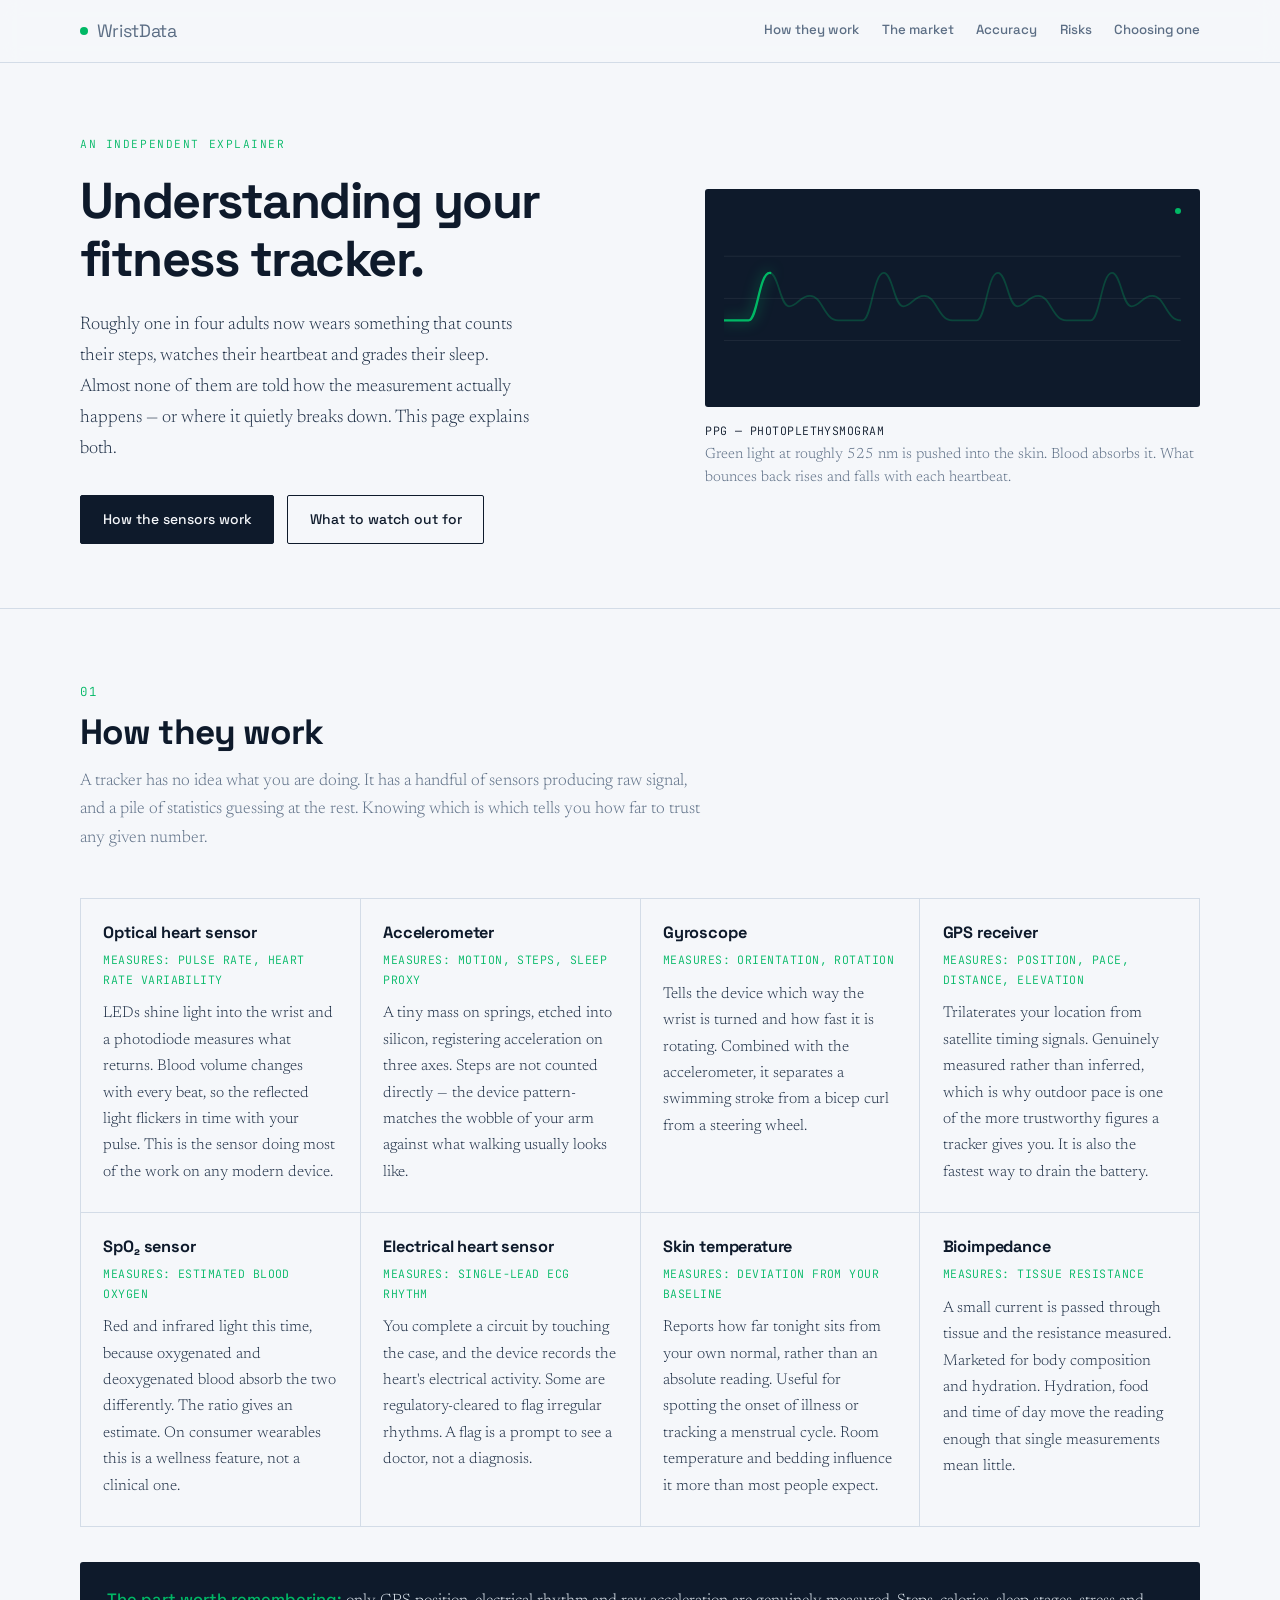
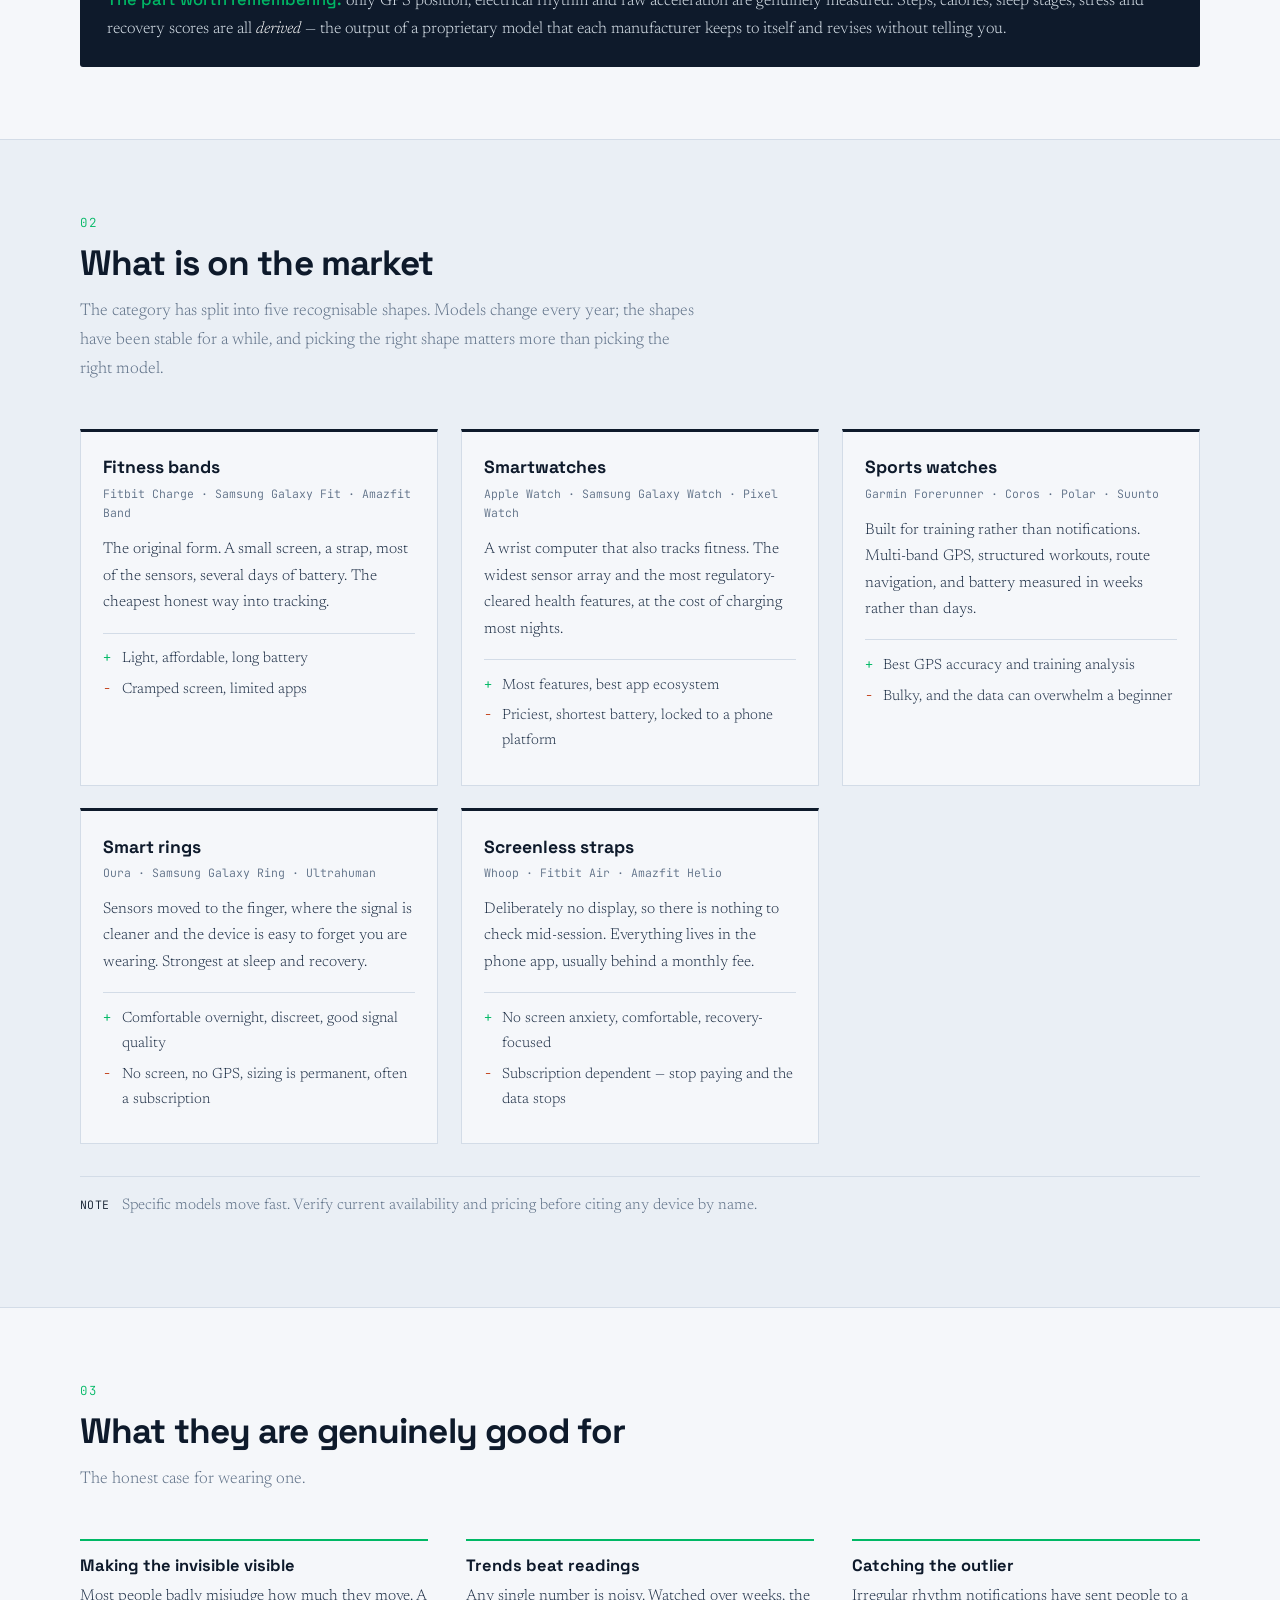
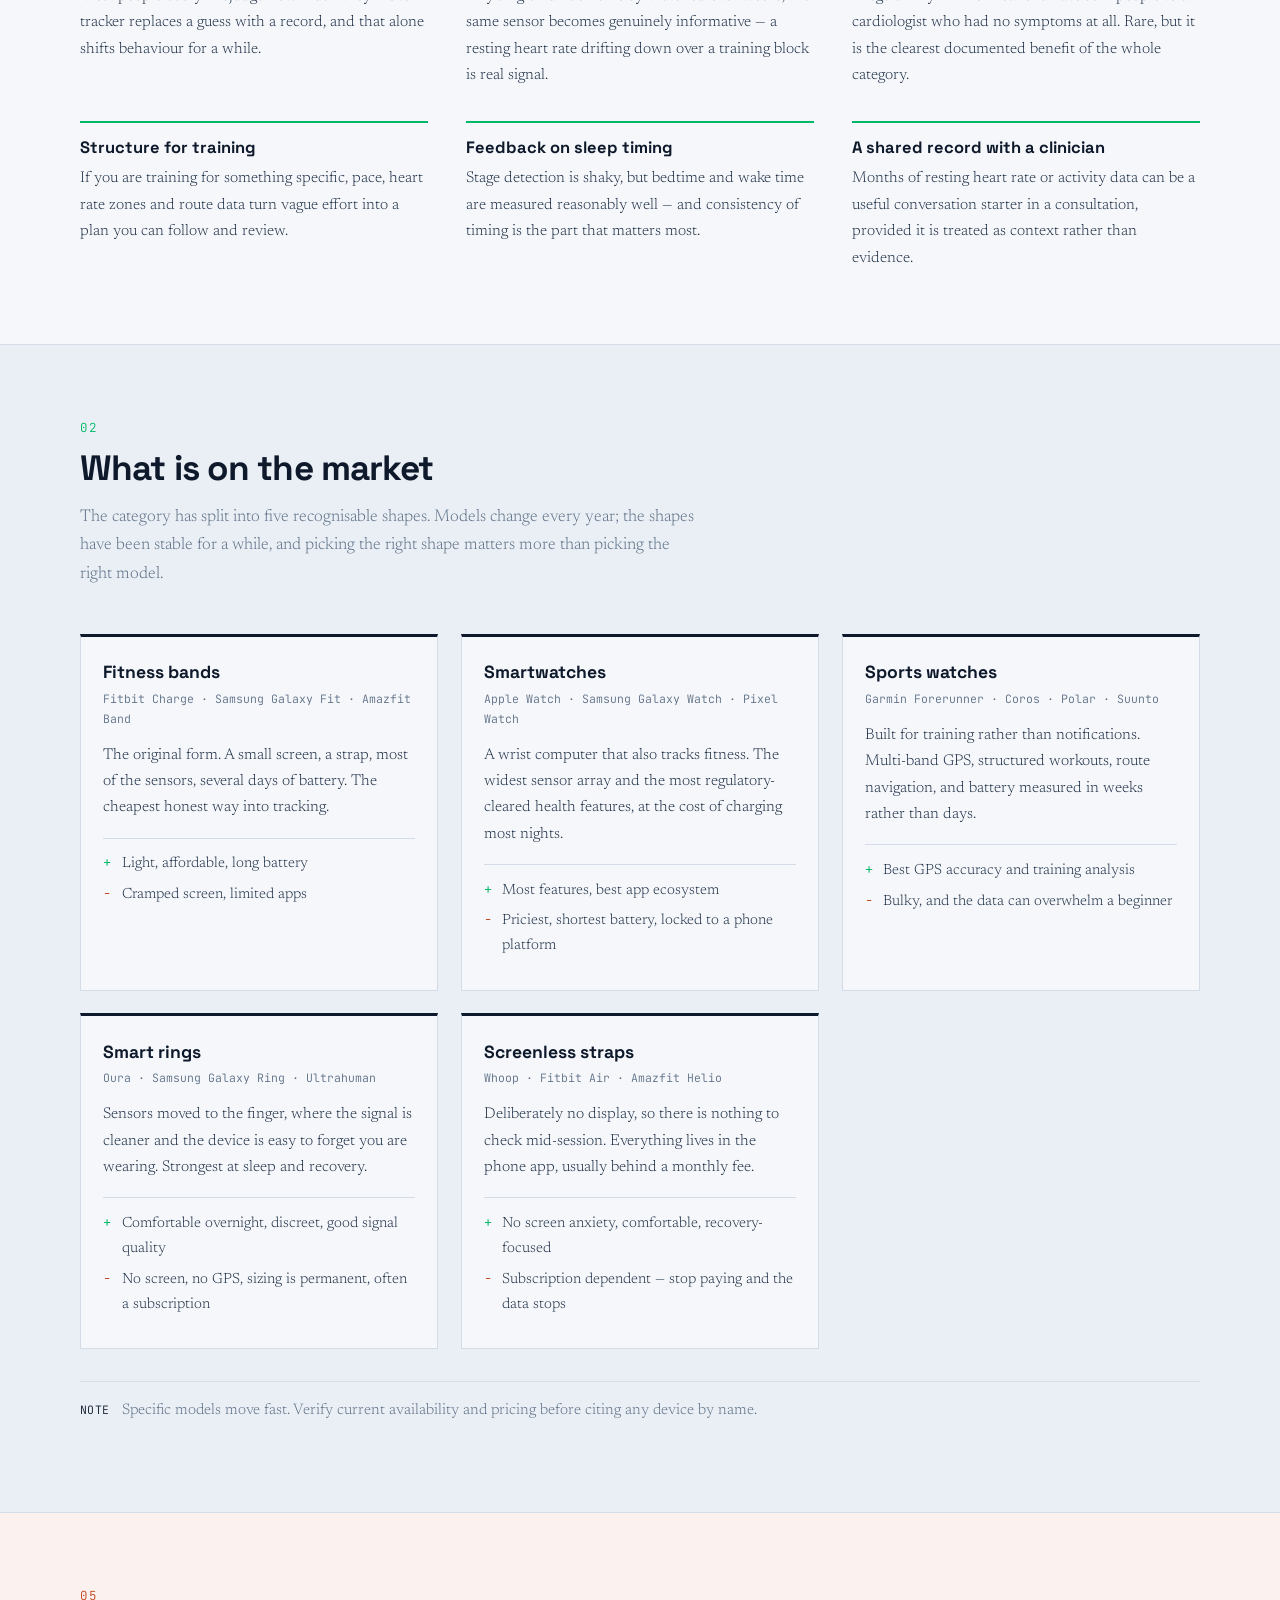
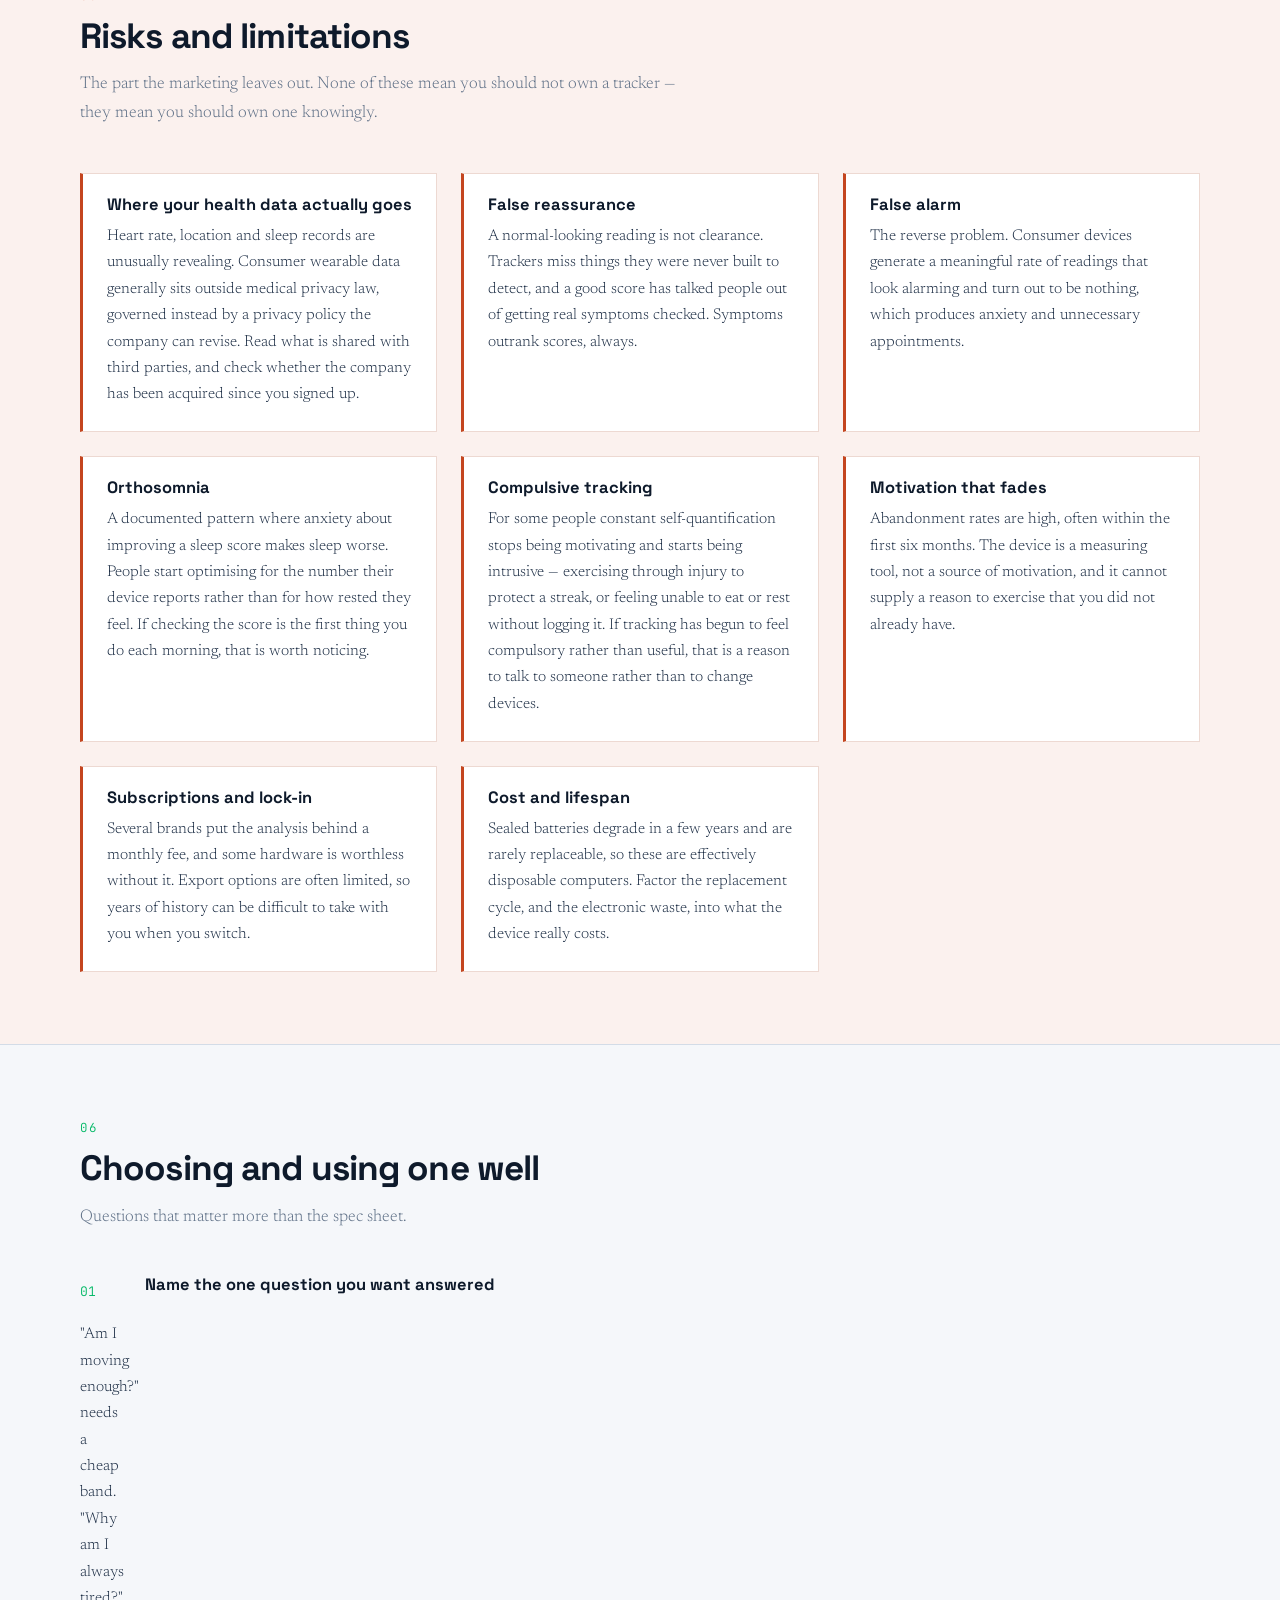
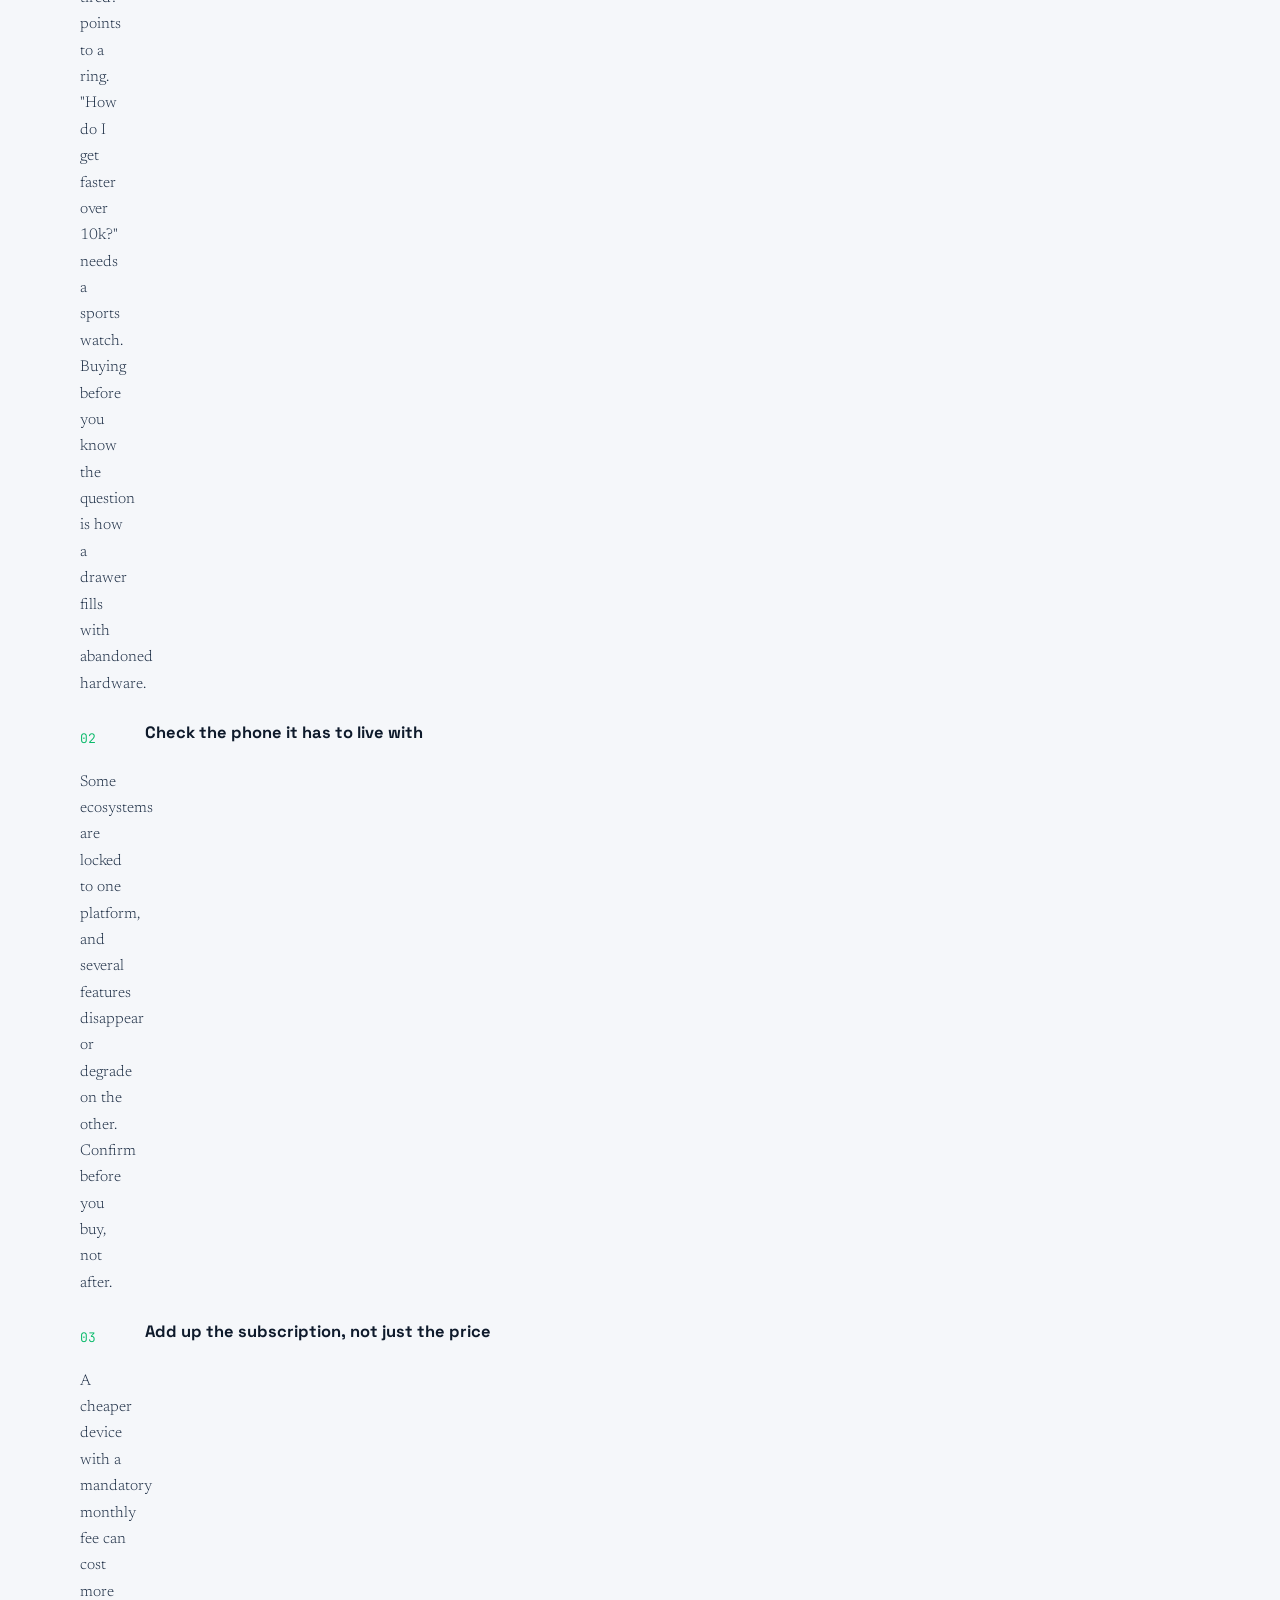
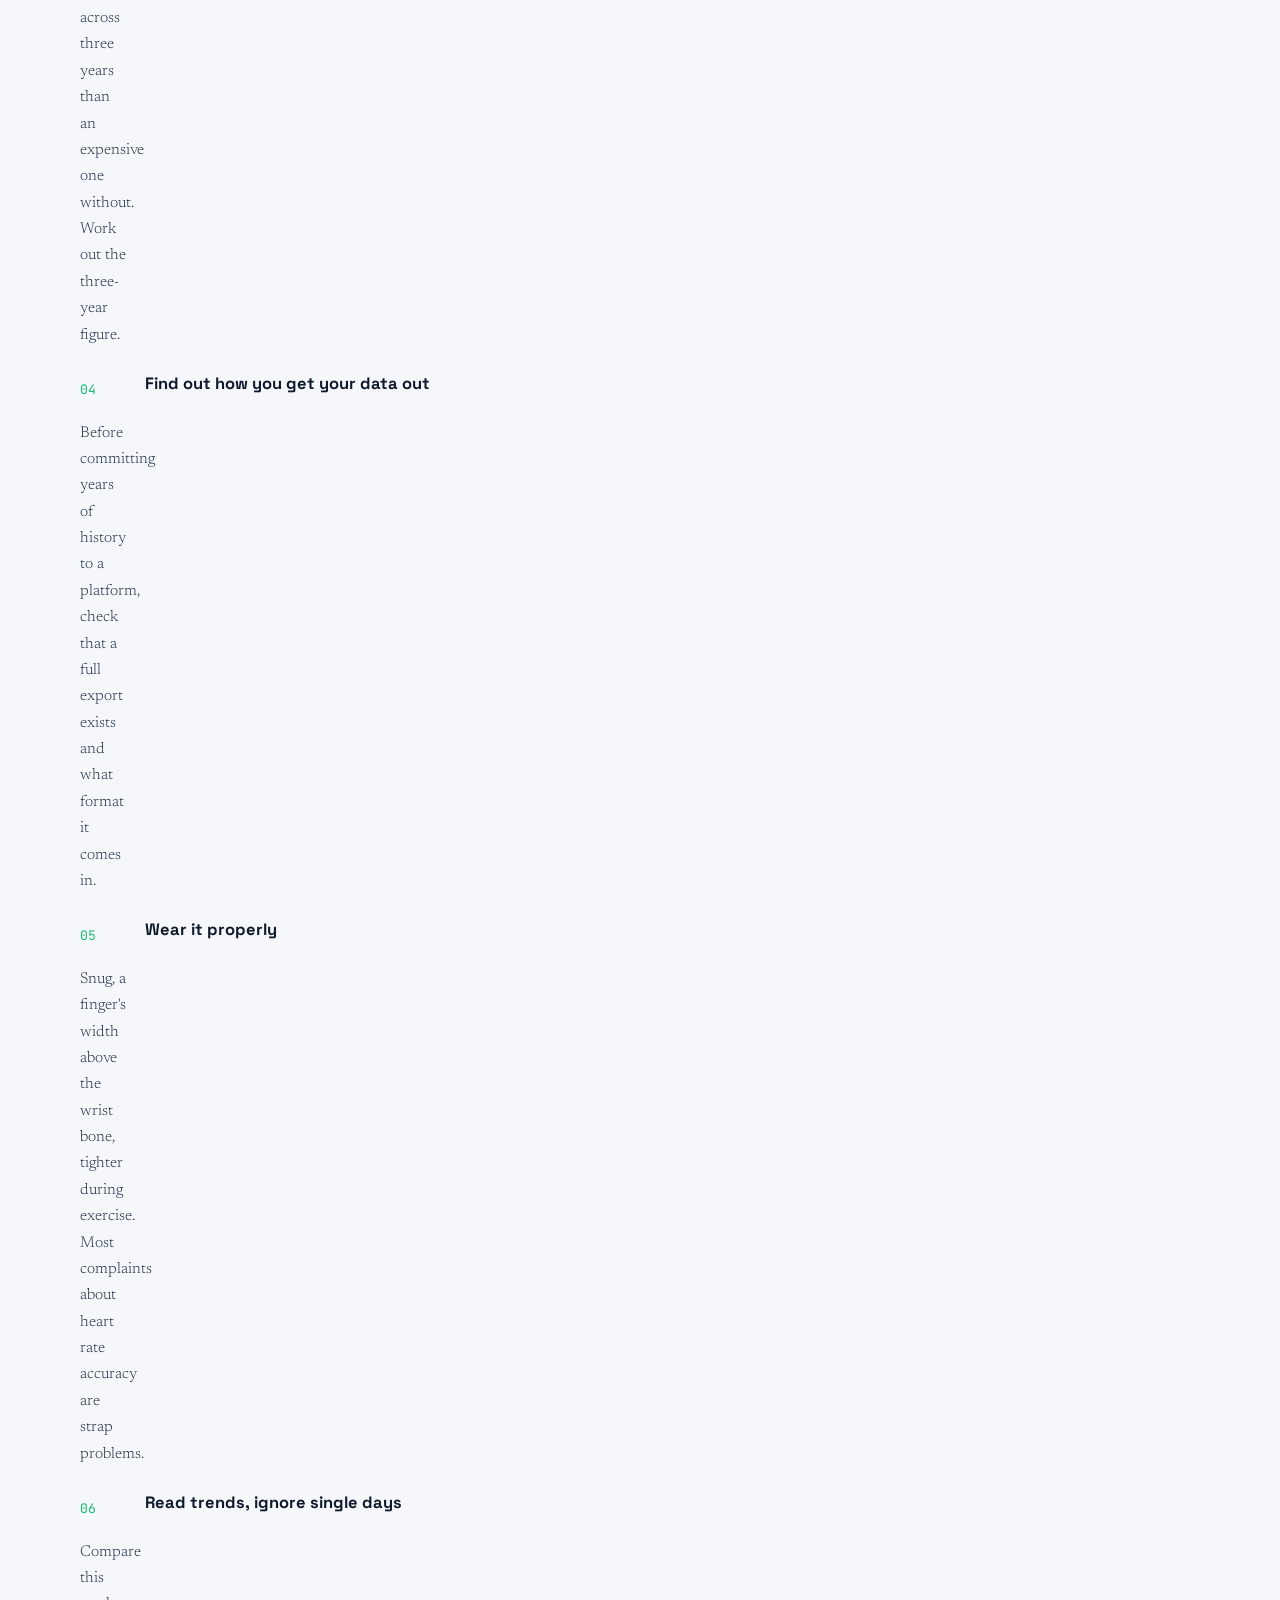
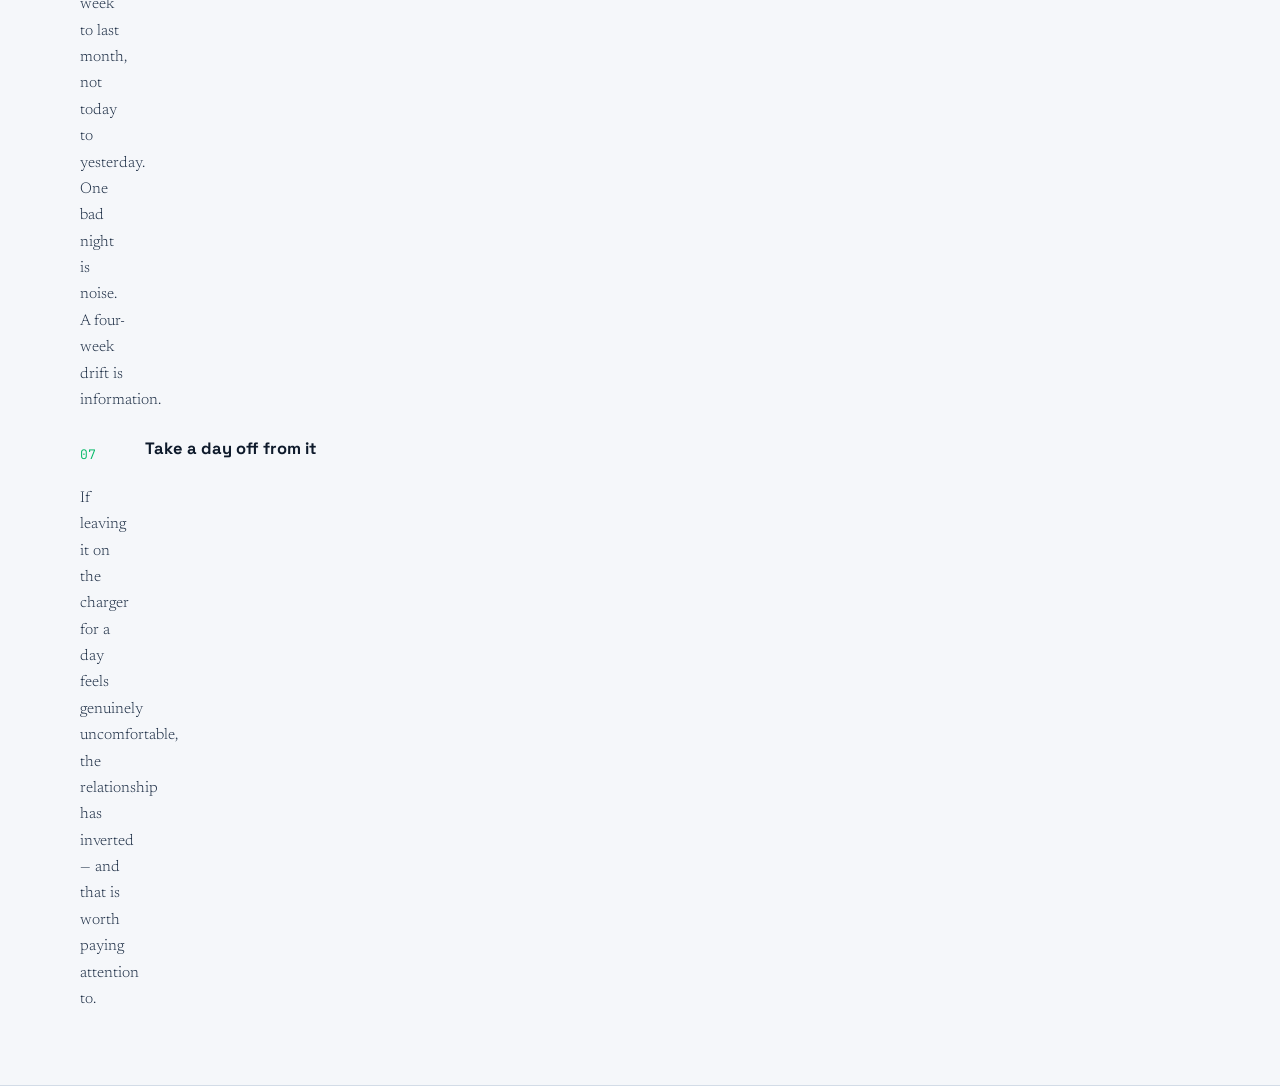
<file: index.html>
<!DOCTYPE html>
<html lang="en">

    <head>
        <meta charset="UTF-8">
        <meta name="viewport" content="width=device-width, initial-scale=1.0">
        <title>WristData</title>
        <link rel="preconnect" href="https://fonts.googleapis.com">
        <link rel="preconnect" href="https://fonts.gstatic.com" crossorigin>
        <link
            href="https://fonts.googleapis.com/css2?family=Space+Grotesk:wght@400;500;700&family=Newsreader:ital,opsz,wght@0,6..72,300;0,6..72,400;0,6..72,500;1,6..72,400&family=JetBrains+Mono:wght@400;500&display=swap"
            rel="stylesheet">

        <link rel="stylesheet" href="styles.css">
    </head>

    <body>
    <a class="skip" href="#main">Skip to content</a>
    
    <!-- ============ HEADER ============ -->
    <header class="site-head">
        <div class="wrap head-inner">
            <a class="wordmark" href="#top">
                <span class="wordmark__pulse" aria-hidden="true"></span><span
                    class="wordmark__txt">Wrist<span>Data</span></span>
            </a>
            <nav class="site-nav" aria-label="Sections">
                <a href="#how">How they work</a>
                <a href="#market">The market</a>
                <a href="#accuracy">Accuracy</a>
                <a href="#risks">Risks</a>
                <a href="#choosing">Choosing one</a>
            </nav>
        </div>
    </header>
    
    <main id="main">
    <section class="hero" id="top">
        <div class="wrap hero__grid">
            <div class="hero__text">
                <p class="eyebrow">An independent explainer</p>
                <h1>Understanding your fitness tracker.</h1>
                <p class="lede">
                    Roughly one in four adults now wears something that counts their steps, watches their
                    heartbeat and grades their sleep. Almost none of them are told how the measurement
                    actually happens &mdash; or where it quietly breaks down. This page explains both.
                </p>
                <div class="hero__actions">
                    <a class="btn btn--primary" href="#how">How the sensors work</a>
                    <a class="btn btn--ghost" href="#risks">What to watch out for</a>
                </div>
            </div>
    
            <figure class="ppg" aria-labelledby="ppg-cap">
                <div class="ppg__frame">
                    <svg viewBox="0 0 520 190" role="img" aria-label="An illustrative photoplethysmography waveform.">
                        <g class="ppg__grid" aria-hidden="true">
                            <line x1="0" y1="47" x2="520" y2="47" />
                            <line x1="0" y1="95" x2="520" y2="95" />
                            <line x1="0" y1="143" x2="520" y2="143" />
                        </g>
                        <path class="ppg__base" fill="none"
                            d="M0,120 L28,120 C38,120 40,66 52,66 C62,66 64,104 74,104 C84,104 86,92 98,92 C112,92 114,120 130,120
                   L158,120 C168,120 170,66 182,66 C192,66 194,104 204,104 C214,104 216,92 228,92 C242,92 244,120 260,120
                   L288,120 C298,120 300,66 312,66 C322,66 324,104 334,104 C344,104 346,92 358,92 C372,92 374,120 390,120
                   L418,120 C428,120 430,66 442,66 C452,66 454,104 464,104 C474,104 476,92 488,92 C502,92 504,120 520,120" />
                        <path class="ppg__trace" fill="none"
                            d="M0,120 L28,120 C38,120 40,66 52,66 C62,66 64,104 74,104 C84,104 86,92 98,92 C112,92 114,120 130,120
                   L158,120 C168,120 170,66 182,66 C192,66 194,104 204,104 C214,104 216,92 228,92 C242,92 244,120 260,120
                   L288,120 C298,120 300,66 312,66 C322,66 324,104 334,104 C344,104 346,92 358,92 C372,92 374,120 390,120
                   L418,120 C428,120 430,66 442,66 C452,66 454,104 464,104 C474,104 476,92 488,92 C502,92 504,120 520,120" />
                    </svg>
                    <span class="ppg__dot" aria-hidden="true"></span>
                </div>
                <figcaption id="ppg-cap">
                    <span class="mono">PPG &mdash; photoplethysmogram</span>
                    Green light at roughly 525&nbsp;nm is pushed into the skin. Blood absorbs it. What
                    bounces back rises and falls with each heartbeat.
                </figcaption>
            </figure>
        </div>
    </section>
    <!-- ============ 01 HOW THEY WORK ============ -->
    <section class="band" id="how">
        <div class="wrap">
            <header class="sec-head">
                <span class="sec-num mono">01</span>
                <h2>How they work</h2>
                <p>
                    A tracker has no idea what you are doing. It has a handful of sensors producing raw
                    signal, and a pile of statistics guessing at the rest. Knowing which is which tells you
                    how far to trust any given number.
                </p>
            </header>
            <div class="sensors">
                <article class="sensor">
                    <h3>Optical heart sensor</h3>
                    <p class="sensor__what mono">Measures: pulse rate, heart rate variability</p>
                    <p>
                        LEDs shine light into the wrist and a photodiode measures what returns. Blood volume
                        changes with every beat, so the reflected light flickers in time with your pulse. This
                        is the sensor doing most of the work on any modern device.
                    </p>
                </article>
                <article class="sensor">
                    <h3>Accelerometer</h3>
                    <p class="sensor__what mono">Measures: motion, steps, sleep proxy</p>
                    <p>
                        A tiny mass on springs, etched into silicon, registering acceleration on three axes.
                        Steps are not counted directly &mdash; the device pattern-matches the wobble of your
                        arm against what walking usually looks like.
                    </p>
                </article>
                <article class="sensor">
                    <h3>Gyroscope</h3>
                    <p class="sensor__what mono">Measures: orientation, rotation</p>
                    <p>
                        Tells the device which way the wrist is turned and how fast it is rotating. Combined
                        with the accelerometer, it separates a swimming stroke from a bicep curl from a
                        steering wheel.
                    </p>
                </article>
                <article class="sensor">
                    <h3>GPS receiver</h3>
                    <p class="sensor__what mono">Measures: position, pace, distance, elevation</p>
                    <p>
                        Trilaterates your location from satellite timing signals. Genuinely measured rather
                        than inferred, which is why outdoor pace is one of the more trustworthy figures a
                        tracker gives you. It is also the fastest way to drain the battery.
                    </p>
                </article>
                <article class="sensor">
                    <h3>SpO&#8322; sensor</h3>
                    <p class="sensor__what mono">Measures: estimated blood oxygen</p>
                    <p>
                        Red and infrared light this time, because oxygenated and deoxygenated blood absorb the
                        two differently. The ratio gives an estimate. On consumer wearables this is a wellness
                        feature, not a clinical one.
                    </p>
                </article>
                <article class="sensor">
                    <h3>Electrical heart sensor</h3>
                    <p class="sensor__what mono">Measures: single-lead ECG rhythm</p>
                    <p>
                        You complete a circuit by touching the case, and the device records the heart's
                        electrical activity. Some are regulatory-cleared to flag irregular rhythms. A flag is a
                        prompt to see a doctor, not a diagnosis.
                    </p>
                </article>
                <article class="sensor">
                    <h3>Skin temperature</h3>
                    <p class="sensor__what mono">Measures: deviation from your baseline</p>
                    <p>
                        Reports how far tonight sits from your own normal, rather than an absolute reading.
                        Useful for spotting the onset of illness or tracking a menstrual cycle. Room
                        temperature and bedding influence it more than most people expect.
                    </p>
                </article>
                <article class="sensor">
                    <h3>Bioimpedance</h3>
                    <p class="sensor__what mono">Measures: tissue resistance</p>
                    <p>
                        A small current is passed through tissue and the resistance measured. Marketed for body
                        composition and hydration. Hydration, food and time of day move the reading enough that
                        single measurements mean little.
                    </p>
                </article>
            </div>
            <aside class="callout">
                <p>
                    <strong>The part worth remembering:</strong> only GPS position, electrical rhythm and raw
                    acceleration are genuinely measured. Steps, calories, sleep stages, stress and recovery
                    scores are all <em>derived</em> &mdash; the output of a proprietary model that each
                    manufacturer keeps to itself and revises without telling you.
                </p>
            </aside>
        </div>
    </section>
        <!-- feat/10- CATEGORIES GOES HERE MONA! -->

        <section class="band band--alt" id="market">
            <div class="wrap">
                <header class="sec-head">
                    <span class="sec-num mono">02</span>
                    <h2>What is on the market</h2>
                    <p>
                        The category has split into five recognisable shapes. Models change every year; the
                        shapes have been stable for a while, and picking the right shape matters more than
                        picking the right model.
                    </p>
                </header>
                <div class="cats">
                    <article class="cat">
                        <h3>Fitness bands</h3>
                        <p class="cat__eg mono">Fitbit Charge &middot; Samsung Galaxy Fit &middot; Amazfit
                            Band</p>
                        <p>
                            The original form. A small screen, a strap, most of the sensors, several days of
                            battery. The cheapest honest way into tracking.
                        </p>
                        <ul>
                            <li><span class="mono">+</span> Light, affordable, long battery</li>
                            <li><span class="mono">&minus;</span> Cramped screen, limited apps</li>
                        </ul>
                    </article>
                    <article class="cat">
                        <h3>Smartwatches</h3>
                        <p class="cat__eg mono">Apple Watch &middot; Samsung Galaxy Watch &middot; Pixel
                            Watch</p>
                        <p>
                            A wrist computer that also tracks fitness. The widest sensor array and the most
                            regulatory-cleared health features, at the cost of charging most nights.
                        </p>
                        <ul>
                            <li><span class="mono">+</span> Most features, best app ecosystem</li>
                            <li><span class="mono">&minus;</span> Priciest, shortest battery, locked to a phone
                                platform</li>
                        </ul>
                    </article>
                    <article class="cat">
                        <h3>Sports watches</h3>
                        <p class="cat__eg mono">Garmin Forerunner &middot; Coros &middot; Polar &middot;
                            Suunto</p>
                        <p>
                            Built for training rather than notifications. Multi-band GPS, structured workouts,
                            route navigation, and battery measured in weeks rather than days.
                        </p>
                        <ul>
                            <li><span class="mono">+</span> Best GPS accuracy and training analysis</li>
                            <li><span class="mono">&minus;</span> Bulky, and the data can overwhelm a beginner</li>
                        </ul>
                    </article>
                    <article class="cat">
                        <h3>Smart rings</h3>
                        <p class="cat__eg mono">Oura &middot; Samsung Galaxy Ring &middot; Ultrahuman</p>
                        <p>
                            Sensors moved to the finger, where the signal is cleaner and the device is easy to
                            forget you are wearing. Strongest at sleep and recovery.
                        </p>
                        <ul>
                            <li><span class="mono">+</span> Comfortable overnight, discreet, good signal
                                quality</li>
                            <li><span class="mono">&minus;</span> No screen, no GPS, sizing is permanent, often a
                                subscription</li>
                        </ul>
                    </article>
                    <article class="cat">
                        <h3>Screenless straps</h3>
                        <p class="cat__eg mono">Whoop &middot; Fitbit Air &middot; Amazfit Helio</p>
                        <p>
                            Deliberately no display, so there is nothing to check mid-session. Everything lives in
                            the phone app, usually behind a monthly fee.
                        </p>
                        <ul>
                            <li><span class="mono">+</span> No screen anxiety, comfortable, recovery-focused</li>
                            <li><span class="mono">&minus;</span> Subscription dependent &mdash; stop paying and
                                the data stops</li>
                        </ul>
                    </article>
                </div>
                <p class="note">
                    <span class="mono">Note</span>
                    Specific models move fast. Verify current availability and pricing before citing any device
                    by name.
                </p>
            </div>
        </section>
        <!-- ============ 03 ADVANTAGES ============ -->
        <section class="band" id="value">
            <div class="wrap">
                <header class="sec-head">
                    <span class="sec-num mono">03</span>
                    <h2>What they are genuinely good for</h2>
                    <p>The honest case for wearing one.</p>
                </header>
                <div class="cols">
                    <article class="col">
                        <h3>Making the invisible visible</h3>
                        <p>
                            Most people badly misjudge how much they move. A tracker replaces a guess with a
                            record, and that alone shifts behaviour for a while.
                        </p>
                    </article>
                    <article class="col">
                        <h3>Trends beat readings</h3>
                        <p>
                            Any single number is noisy. Watched over weeks, the same sensor becomes genuinely
                            informative &mdash; a resting heart rate drifting down over a training block is real
                            signal.
                        </p>
                    </article>
                    <article class="col">
                        <h3>Catching the outlier</h3>
                        <p>
                            Irregular rhythm notifications have sent people to a cardiologist who had no symptoms
                            at all. Rare, but it is the clearest documented benefit of the whole category.
                        </p>
                    </article>
                    <article class="col">
                        <h3>Structure for training</h3>
                        <p>
                            If you are training for something specific, pace, heart rate zones and route data turn
                            vague effort into a plan you can follow and review.
                        </p>
                    </article>
                    <article class="col">
                        <h3>Feedback on sleep timing</h3>
                        <p>
                            Stage detection is shaky, but bedtime and wake time are measured reasonably well
                            &mdash;
                            and consistency of timing is the part that matters most.
                        </p>
                    </article>
                    <article class="col">
                        <h3>A shared record with a clinician</h3>
                        <p>
                            Months of resting heart rate or activity data can be a useful conversation starter in a
                            consultation, provided it is treated as context rather than evidence.
                        </p>
                    </article>
                </div>
            </div>
        </section>
        <!-- ============ 04 ACCURACY CODE  GOES HERE(MONA) ============ -->
        <!-- ======================== -->
        <!-- ======================== -->
        <section class="band band--alt" id="market">
            <div class="wrap">
                <header class="sec-head">
                    <span class="sec-num mono">02</span>
                    <h2>What is on the market</h2>
                    <p>
                        The category has split into five recognisable shapes. Models change every year; the
                        shapes have been stable for a while, and picking the right shape matters more than
                        picking the right model.
                    </p>
                </header>
                <div class="cats">
                    <article class="cat">
                        <h3>Fitness bands</h3>
                        <p class="cat__eg mono">Fitbit Charge &middot; Samsung Galaxy Fit &middot; Amazfit
                            Band</p>
                        <p>
                            The original form. A small screen, a strap, most of the sensors, several days of
                            battery. The cheapest honest way into tracking.
                        </p>
                        <ul>
                            <li><span class="mono">+</span> Light, affordable, long battery</li>
                            <li><span class="mono">&minus;</span> Cramped screen, limited apps</li>
                        </ul>
                    </article>
                    <article class="cat">
                        <h3>Smartwatches</h3>
                        <p class="cat__eg mono">Apple Watch &middot; Samsung Galaxy Watch &middot; Pixel
                            Watch</p>
                        <p>
                            A wrist computer that also tracks fitness. The widest sensor array and the most
                            regulatory-cleared health features, at the cost of charging most nights.
                        </p>
                        <ul>
                            <li><span class="mono">+</span> Most features, best app ecosystem</li>
                            <li><span class="mono">&minus;</span> Priciest, shortest battery, locked to a phone
                                platform</li>
                        </ul>
                    </article>
                    <article class="cat">
                        <h3>Sports watches</h3>
                        <p class="cat__eg mono">Garmin Forerunner &middot; Coros &middot; Polar &middot;
                            Suunto</p>
                        <p>
                            Built for training rather than notifications. Multi-band GPS, structured workouts,
                            route navigation, and battery measured in weeks rather than days.
                        </p>
                        <ul>
                            <li><span class="mono">+</span> Best GPS accuracy and training analysis</li>
                            <li><span class="mono">&minus;</span> Bulky, and the data can overwhelm a beginner</li>
                        </ul>
                    </article>
                    <article class="cat">
                        <h3>Smart rings</h3>
                        <p class="cat__eg mono">Oura &middot; Samsung Galaxy Ring &middot; Ultrahuman</p>
                        <p>
                            Sensors moved to the finger, where the signal is cleaner and the device is easy to
                            forget you are wearing. Strongest at sleep and recovery.
                        </p>
                        <ul>
                            <li><span class="mono">+</span> Comfortable overnight, discreet, good signal
                                quality</li>
                            <li><span class="mono">&minus;</span> No screen, no GPS, sizing is permanent, often a
                                subscription</li>
                        </ul>
                    </article>
                    <article class="cat">
                        <h3>Screenless straps</h3>
                        <p class="cat__eg mono">Whoop &middot; Fitbit Air &middot; Amazfit Helio</p>
                        <p>
                            Deliberately no display, so there is nothing to check mid-session. Everything lives in
                            the phone app, usually behind a monthly fee.
                        </p>
                        <ul>
                            <li><span class="mono">+</span> No screen anxiety, comfortable, recovery-focused</li>
                            <li><span class="mono">&minus;</span> Subscription dependent &mdash; stop paying and
                                the data stops</li>
                        </ul>
                    </article>
                </div>
                <p class="note">
                    <span class="mono">Note</span>
                    Specific models move fast. Verify current availability and pricing before citing any device
                    by name.
                </p>
            </div>
        </section>

        <!-- ============ 05 RISKS AND LIMITATIONS GOES HERE(MONA) ============ -->
        <!-- ======================== -->
        <!-- ============ 05 RISKS ============ -->
        <section class="band band--risk" id="risks">
            <div class="wrap">
                <header class="sec-head">
                    <span class="sec-num mono">05</span>
                    <h2>Risks and limitations</h2>
                    <p>
                        The part the marketing leaves out. None of these mean you should not own a tracker
                        &mdash;
                        they mean you should own one knowingly.
                    </p>
                </header>
                <div class="risks">
                    <article class="risk">
                        <h3>Where your health data actually goes</h3>
                        <p>
                            Heart rate, location and sleep records are unusually revealing. Consumer wearable data
                            generally sits outside medical privacy law, governed instead by a privacy policy the
                            company can revise. Read what is shared with third parties, and check whether the
                            company has been acquired since you signed up.
                        </p>
                    </article>
                    <article class="risk">
                        <h3>False reassurance</h3>
                        <p>
                            A normal-looking reading is not clearance. Trackers miss things they were never built
                            to detect, and a good score has talked people out of getting real symptoms checked.
                            Symptoms outrank scores, always.
                        </p>
                    </article>
                    <article class="risk">
                        <h3>False alarm</h3>
                        <p>
                            The reverse problem. Consumer devices generate a meaningful rate of readings that look
                            alarming and turn out to be nothing, which produces anxiety and unnecessary
                            appointments.
                        </p>
                    </article>
                    <article class="risk">
                        <h3>Orthosomnia</h3>
                        <p>
                            A documented pattern where anxiety about improving a sleep score makes sleep worse.
                            People start optimising for the number their device reports rather than for how rested
                            they feel. If checking the score is the first thing you do each morning, that is worth
                            noticing.
                        </p>
                    </article>
                    <article class="risk">
                        <h3>Compulsive tracking</h3>
                        <p>
                            For some people constant self-quantification stops being motivating and starts being
                            intrusive &mdash; exercising through injury to protect a streak, or feeling unable to
                            eat or rest without logging it. If tracking has begun to feel compulsory rather than
                            useful, that is a reason to talk to someone rather than to change devices.
                        </p>
                    </article>
                    <article class="risk">
                        <h3>Motivation that fades</h3>
                        <p>
                            Abandonment rates are high, often within the first six months. The device is a
                            measuring tool, not a source of motivation, and it cannot supply a reason to exercise
                            that you did not already have.
                        </p>
                    </article>
                    <article class="risk">
                        <h3>Subscriptions and lock-in</h3>
                        <p>
                            Several brands put the analysis behind a monthly fee, and some hardware is worthless
                            without it. Export options are often limited, so years of history can be difficult to
                            take with you when you switch.
                        </p>
                    </article>
                    <article class="risk">
                        <h3>Cost and lifespan</h3>
                        <p>
                            Sealed batteries degrade in a few years and are rarely replaceable, so these are
                            effectively disposable computers. Factor the replacement cycle, and the electronic
                            waste, into what the device really costs.
                        </p>
                    </article>
                </div>
            </div>
        </section>
        <!-- ======================== -->
        <!-- ============ 06 CHOOSING ============ -->
        <section class="band" id="choosing">
            <div class="wrap">
                <header class="sec-head">
                    <span class="sec-num mono">06</span>
                    <h2>Choosing and using one well</h2>
                    <p>Questions that matter more than the spec sheet.</p>
                </header>
                <ol class="steps">
                    <li>
                        <h3>Name the one question you want answered</h3>
                        <p>
                            "Am I moving enough?" needs a cheap band. "Why am I always tired?" points to a ring.
                            "How do I get faster over 10k?" needs a sports watch. Buying before you know the
                            question is how a drawer fills with abandoned hardware.
                        </p>
                    </li>
                    <li>
                        <h3>Check the phone it has to live with</h3>
                        <p>
                            Some ecosystems are locked to one platform, and several features disappear or degrade
                            on the other. Confirm before you buy, not after.
                        </p>
                    </li>
                    <li>
                        <h3>Add up the subscription, not just the price</h3>
                        <p>
                            A cheaper device with a mandatory monthly fee can cost more across three years than an
                            expensive one without. Work out the three-year figure.
                        </p>
                    </li>
                    <li>
                        <h3>Find out how you get your data out</h3>
                        <p>
                            Before committing years of history to a platform, check that a full export exists and
                            what format it comes in.
                        </p>
                    </li>
                    <li>
                        <h3>Wear it properly</h3>
                        <p>
                            Snug, a finger's width above the wrist bone, tighter during exercise. Most complaints
                            about heart rate accuracy are strap problems.
                        </p>
                    </li>
                    <li>
                        <h3>Read trends, ignore single days</h3>
                        <p>
                            Compare this week to last month, not today to yesterday. One bad night is noise. A
                            four-week drift is information.
                        </p>
                    </li>
                    <li>
                        <h3>Take a day off from it</h3>
                        <p>
                            If leaving it on the charger for a day feels genuinely uncomfortable, the relationship
                            has inverted &mdash; and that is worth paying attention to.
                        </p>
                    </li>
                </ol>
            </div>
        </section>

    </main>

    </body>

    </html>
</file>
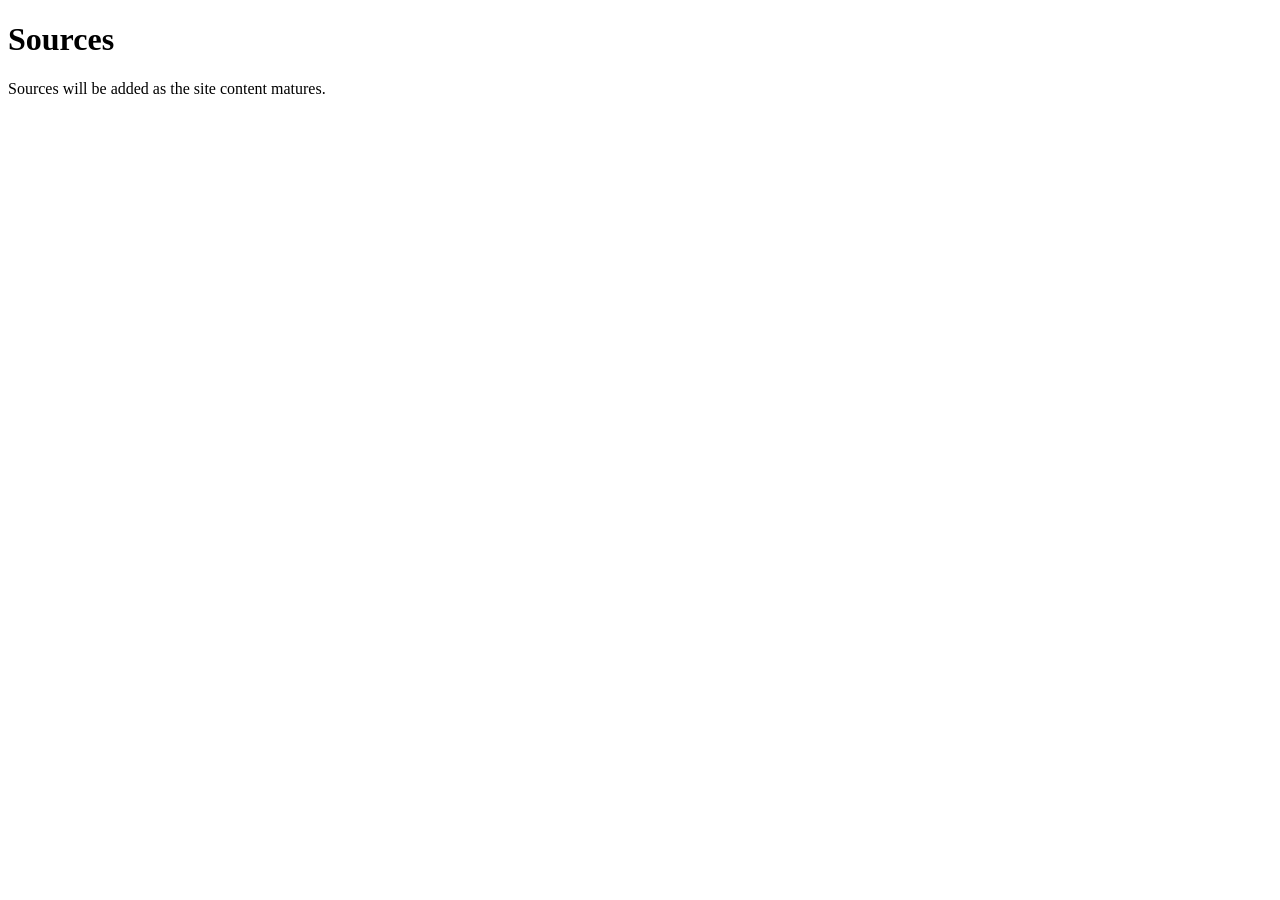
<file: sources.html>
<!DOCTYPE html>
<html lang="en">

<head>
    <meta charset="UTF-8">
    <meta name="viewport" content="width=device-width, initial-scale=1.0">
    <title>Sources</title>
</head>

<body>
    <h1>Sources</h1>
    <p>Sources will be added as the site content matures.</p>

</html>
</file>
<file: styles.css>
:root {
     --ink: #0E1A2B;
     --ink-soft: #1D2E45;
     --paper: #F5F7FA;
     --paper-alt: #EAEFF5;
     --white: #FFFFFF;
     --rule: #D3DCE7;
     --muted: #5C6E85;
     --ppg: #00B865;
     --warn: #C4451F;
     --warn-bg: #FBF1EE;

     --display: "Space Grotesk", system-ui, sans-serif;
     --body: "Newsreader", Georgia, serif;
     --mono: "JetBrains Mono", ui-monospace, monospace;

     --wrap: 1120px;
 }

 /* ---------- reset ---------- */
 *,
 *::before,
 *::after {
     box-sizing: border-box;
 }

 html {
     scroll-behavior: smooth;
     /*-webkit-text-size-adjust: 100%;*/
 }
 /* ---------- header ---------- */
 .site-head {
     position: sticky;
     top: 0;
     z-index: 50;
     background: rgba(245, 247, 250, 0.88);
     backdrop-filter: blur(10px);
     border-bottom: 1px solid var(--rule);
 }

 .head-inner {
     display: flex;
     align-items: center;
     justify-content: space-between;
     gap: 1.5rem;
     height: 62px;
 }

 .wordmark {
     font-family: var(--display);
     font-weight: 700;
     font-size: 1.12rem;
     letter-spacing: -0.02em;
     color: var(--ink);
     text-decoration: none;
     display: inline-flex;
     align-items: center;
     gap: 0.55rem;
 }

 .wordmark span {
     color: var(--muted);
     font-weight: 400;
 }

 .wordmark__pulse {
     width: 8px;
     height: 8px;
     border-radius: 50%;
     background: var(--ppg);
     flex: none;
     animation: beat 1.4s ease-in-out infinite;
 }

 @keyframes beat {

     0%,
     100% {
         transform: scale(1);
         opacity: 1;
     }

     45% {
         transform: scale(1.7);
         opacity: 0.55;
     }
 }

 .site-nav {
     display: flex;
     gap: 1.4rem;
 }

 .site-nav a {
     font-family: var(--display);
     font-size: 0.83rem;
     font-weight: 500;
     color: var(--muted);
     text-decoration: none;
     padding: 0.3rem 0;
     border-bottom: 2px solid transparent;
     transition: color .18s, border-color .18s;
 }

 .site-nav a:hover,
 .site-nav a.is-active {
     color: var(--ink);
     border-bottom-color: var(--ppg);
 }

 body {
     margin: 0;
     background: var(--paper);
     color: var(--ink);
     font-family: var(--body);
     font-size: 1.0625rem;
     line-height: 1.7;
     font-weight: 300;
 }

 h1,
 h2,
 h3 {
     font-family: var(--display);
     font-weight: 700;
     line-height: 1.15;
     margin: 0;
 }

 p {
     margin: 0 0 1rem;
 }

 ul,
 ol {
     margin: 0;
     padding: 0;
     list-style: none;
 }

 .mono {
     font-family: var(--mono);
     font-size: 0.72rem;
     letter-spacing: 0.04em;
     text-transform: uppercase;
 }

 .wrap {
     width: min(100% - 3rem, var(--wrap));
     margin-inline: auto;
 }

 .skip {
     position: absolute;
     left: -9999px;
     background: var(--ink);
     color: var(--white);
     padding: 0.7rem 1.1rem;
     z-index: 100;
     font-family: var(--display);
 }

 .skip:focus {
     left: 1rem;
     top: 1rem;
 }

 :focus-visible {
     outline: 3px solid var(--ppg);
     outline-offset: 3px;
 }

 /* ---------- section scaffolding ---------- */
 .band {
     padding: 4.5rem 0;
     border-bottom: 1px solid var(--rule);
 }

 .band--alt {
     background: var(--paper-alt);
 }

 .band--risk {
     background: var(--warn-bg);
 }

 .sec-head {
     max-width: 62ch;
     margin-bottom: 2.8rem;
 }

 .sec-num {
     display: block;
     color: var(--ppg);
     margin-bottom: 0.6rem;
     font-size: 0.78rem;
     letter-spacing: 0.16em;
 }

 .band--risk .sec-num {
     color: var(--warn);
 }

 .sec-head h2 {
     font-size: clamp(1.6rem, 2.9vw, 2.2rem);
     letter-spacing: -0.025em;
     margin-bottom: 0.9rem;
 }

 .sec-head p {
     color: var(--muted);
     font-size: 1.06rem;
     margin: 0;
 }
 /* ---------- hero ---------- */
 .hero {
     padding: 4.5rem 0 4rem;
     border-bottom: 1px solid var(--rule);
 }

 .hero__grid {
     display: grid;
     grid-template-columns: 1.15fr 1fr;
     gap: 3.5rem;
     align-items: center;
 }

 .eyebrow {
     font-family: var(--mono);
     font-size: 0.7rem;
     letter-spacing: 0.14em;
     text-transform: uppercase;
     color: var(--ppg);
     margin-bottom: 1.1rem;
 }

 .hero h1 {
     font-size: clamp(2rem, 4.1vw, 3.15rem);
     letter-spacing: -0.03em;
     margin-bottom: 1.4rem;
     text-wrap: balance;
 }

 .lede {
     font-size: 1.14rem;
     color: var(--ink-soft);
     max-width: 46ch;
     margin-bottom: 1.9rem;
 }

 .hero__actions {
     display: flex;
     gap: 0.8rem;
     flex-wrap: wrap;
 }

 .btn {
     font-family: var(--display);
     font-size: 0.87rem;
     font-weight: 500;
     padding: 0.72rem 1.35rem;
     text-decoration: none;
     border-radius: 2px;
     border: 1.5px solid var(--ink);
     transition: transform .15s, background .18s, color .18s;
     display: inline-block;
 }

 .btn--primary {
     background: var(--ink);
     color: var(--paper);
 }

 .btn--primary:hover {
     background: var(--ink-soft);
     transform: translateY(-2px);
 }

 .btn--ghost {
     background: transparent;
     color: var(--ink);
 }

 .btn--ghost:hover {
     background: var(--ink);
     color: var(--paper);
     transform: translateY(-2px);
 }

 /* ---------- PPG trace ---------- */
 .ppg {
     margin: 0;
 }

 .ppg__frame {
     position: relative;
     background: var(--ink);
     border-radius: 3px;
     padding: 1.6rem 1.2rem;
     overflow: hidden;
 }

 .ppg__frame svg {
     display: block;
     width: 100%;
     height: auto;
 }

 .ppg__grid line {
     stroke: rgba(255, 255, 255, 0.08);
     stroke-width: 1;
 }

 .ppg__base {
     stroke: var(--ppg);
     stroke-width: 2;
     stroke-linecap: round;
     stroke-linejoin: round;
     opacity: 0.28;
 }

 .ppg__trace {
     stroke: var(--ppg);
     stroke-width: 2.6;
     stroke-linecap: round;
     stroke-linejoin: round;
     stroke-dasharray: 90 1400;
     stroke-dashoffset: 1490;
     animation: sweep 3.6s linear infinite;
     filter: drop-shadow(0 0 7px rgba(0, 184, 101, 0.75));
 }

 @keyframes sweep {
     to {
         stroke-dashoffset: 0;
     }
 }

 .ppg__dot {
     position: absolute;
     right: 1.2rem;
     top: 1.2rem;
     width: 6px;
     height: 6px;
     border-radius: 50%;
     background: var(--ppg);
     box-shadow: 0 0 0 0 rgba(0, 184, 101, 0.6);
     animation: ping 1.8s ease-out infinite;
 }

 @keyframes ping {
     0% {
         box-shadow: 0 0 0 0 rgba(0, 184, 101, 0.55);
     }

     100% {
         box-shadow: 0 0 0 14px rgba(0, 184, 101, 0);
     }
 }

 .ppg figcaption {
     font-size: 0.92rem;
     color: var(--muted);
     margin-top: 0.9rem;
     line-height: 1.55;
 }

 .ppg figcaption .mono {
     display: block;
     color: var(--ink);
     margin-bottom: 0.3rem;
 }
 /* ---------- 01 sensors ---------- */
 .sensors {
     display: grid;
     grid-template-columns: repeat(auto-fit, minmax(255px, 1fr));
     gap: 1px;
     background: var(--rule);
     border: 1px solid var(--rule);
 }

 .sensor {
     background: var(--paper);
     padding: 1.6rem 1.4rem;
     transition: background .2s;
 }

 .sensor:hover {
     background: var(--white);
 }

 .sensor h3 {
     font-size: 1.02rem;
     margin-bottom: 0.45rem;
     letter-spacing: -0.01em;
 }

 .sensor__what {
     color: var(--ppg);
     margin-bottom: 0.75rem;
 }

 .sensor p:last-child {
     margin: 0;
     font-size: 0.97rem;
     color: var(--ink-soft);
 }

 .callout {
     margin-top: 2.2rem;
     padding: 1.5rem 1.7rem;
     background: var(--ink);
     color: #DDE6EE;
     border-radius: 3px;
 }

 .callout p {
     margin: 0;
     font-size: 1.03rem;
 }

 .callout strong {
     color: var(--ppg);
     font-family: var(--display);
     font-weight: 500;
 }

 .callout em {
     color: var(--white);
     font-style: italic;
 }
 /* ---------- 03 advantages ---------- */
 .cols {
     display: grid;
     grid-template-columns: repeat(auto-fit, minmax(260px, 1fr));
     gap: 2rem 2.4rem;
 }

 .col {
     border-top: 2px solid var(--ppg);
     padding-top: 1rem;
 }

 .col h3 {
     font-size: 1.03rem;
     margin-bottom: 0.5rem;
 }

 .col p {
     margin: 0;
     font-size: 0.97rem;
     color: var(--ink-soft);
 }
  /* ---------- 05 ACCURACY (MONA) ---------- */
  /* ---------- 02 categories ---------- */
  .cats {
      display: grid;
      grid-template-columns: repeat(auto-fit, minmax(275px, 1fr));
      gap:
          1.4rem;
  }

  .cat {
      background: var(--paper);
      border: 1px solid var(--rule);
      border-top: 3px solid var(--ink);
      padding: 1.6rem 1.4rem;
  }

  .cat h3 {
      font-size: 1.1rem;
      margin-bottom: 0.4rem;
  }

  .cat__eg {
      color: var(--muted);
      margin-bottom: 0.9rem;
      text-transform: none;
      letter-spacing: 0;
  }

  .cat>p:nth-of-type(2) {
      font-size: 0.97rem;
      color: var(--ink-soft);
  }

  .cat ul {
      border-top: 1px solid var(--rule);
      padding-top: 0.8rem;
  }

  .cat li {
      font-size: 0.92rem;
      color: var(--ink-soft);
      margin-bottom: 0.35rem;
      display: flex;
      gap:
          0.6rem;
  }

  .cat li .mono {
      color: var(--ppg);
      flex: none;
      font-size: 0.85rem;
  }

  .cat li:last-child .mono {
      color: var(--warn);
  }

  .note {
      margin-top: 2rem;
      padding-top: 1rem;
      border-top: 1px solid var(--rule);
      color: var(--muted);
      font-size: 0.95rem;
  }

  .note .mono {
      color: var(--ink);
      margin-right: 0.5rem;
  }

   /* ---------- 07 RISKS AND LIMITATIONS (MONA)--------- */
/* ---------- 05 risks ---------- */
.risks {
    display: grid;
    grid-template-columns: repeat(auto-fit, minmax(290px, 1fr));
    gap: 1.5rem;
}

.risk {
    background: var(--white);
    border: 1px solid #EDD9D2;
    border-left: 3px solid var(--warn);
    padding: 1.4rem 1.5rem;
}

.risk h3 {
    font-size: 1.03rem;
    margin-bottom: 0.55rem;
}

.risk p {
    margin: 0;
    font-size: 0.97rem;
    color: var(--ink-soft);
}

 /* ---------- 08 steps ---------- */
 .steps {
     counter-reset: step;
     display: grid;
     gap: 1.6rem;
     max-width: 78ch;
 }

 .steps li {
     counter-increment: step;
     display: grid;
     grid-template-columns: 46px 1fr;
     gap: 1.2rem;
 }

 .steps li::before {
     content: counter(step, decimal-leading-zero);
     font-family: var(--mono);
     font-size: 0.82rem;
     color: var(--ppg);
     padding-top: 0.28rem;
 }

 .steps h3 {
     font-size: 1.03rem;
     margin-bottom: 0.35rem;
 }

 .steps p {
     margin: 0;
     font-size: 0.97rem;
     color: var(--ink-soft);
 }
/* ---------- 02 categories ---------- */
.cats {
    display: grid;
    grid-template-columns: repeat(auto-fit, minmax(275px, 1fr));
    gap:
        1.4rem;
}

.cat {
    background: var(--paper);
    border: 1px solid var(--rule);
    border-top: 3px solid var(--ink);
    padding: 1.6rem 1.4rem;
}

.cat h3 {
    font-size: 1.1rem;
    margin-bottom: 0.4rem;
}

.cat__eg {
    color: var(--muted);
    margin-bottom: 0.9rem;
    text-transform: none;
    letter-spacing: 0;
}

.cat>p:nth-of-type(2) {
    font-size: 0.97rem;
    color: var(--ink-soft);
}

.cat ul {
    border-top: 1px solid var(--rule);
    padding-top: 0.8rem;
}

.cat li {
    font-size: 0.92rem;
    color: var(--ink-soft);
    margin-bottom: 0.35rem;
    display: flex;
    gap:
        0.6rem;
}

.cat li .mono {
    color: var(--ppg);
    flex: none;
    font-size: 0.85rem;
}

.cat li:last-child .mono {
    color: var(--warn);
}

.note {
    margin-top: 2rem;
    padding-top: 1rem;
    border-top: 1px solid var(--rule);
    color: var(--muted);
    font-size: 0.95rem;
}

.note .mono {
    color: var(--ink);
    margin-right: 0.5rem;
}
/* ---------- responsive ---------- */
@media (max-width: 880px) {
    .hero__grid {
        grid-template-columns: 1fr;
        gap: 2.5rem;
    }

    .foot-inner {
        grid-template-columns: 1fr;
    }

    .acc__row {
        grid-template-columns: 1fr;
        gap: 0.7rem;
    }

    .acc__meta {
        flex-direction: row;
        align-items: center;
        gap: 0.8rem;
    }

    .site-nav {
        display: none;
    }

    .hero {
        padding: 3rem 0;
    }

    .band {
        padding: 3.2rem 0;
    }
}

@media (max-width: 480px) {
    body {
        font-size: 1rem;
    }

    .wrap {
        width: min(100% - 2rem, var(--wrap));
    }

    .hero__actions {
        flex-direction: column;
        align-items: stretch;
    }

    .btn {
        text-align: center;
    }
}
/* ---------- motion preference ---------- */
@media (prefers-reduced-motion: reduce) {
    html {
        scroll-behavior: auto;
    }

    *,
    *::before,
    *::after {
        animation-duration: 0.01ms !important;
        animation-iteration-count: 1 !important;
        transition-duration: 0.01ms !important;
    }

    .ppg__trace {
        stroke-dasharray: none;
        stroke-dashoffset: 0;
    }
}
</file>
